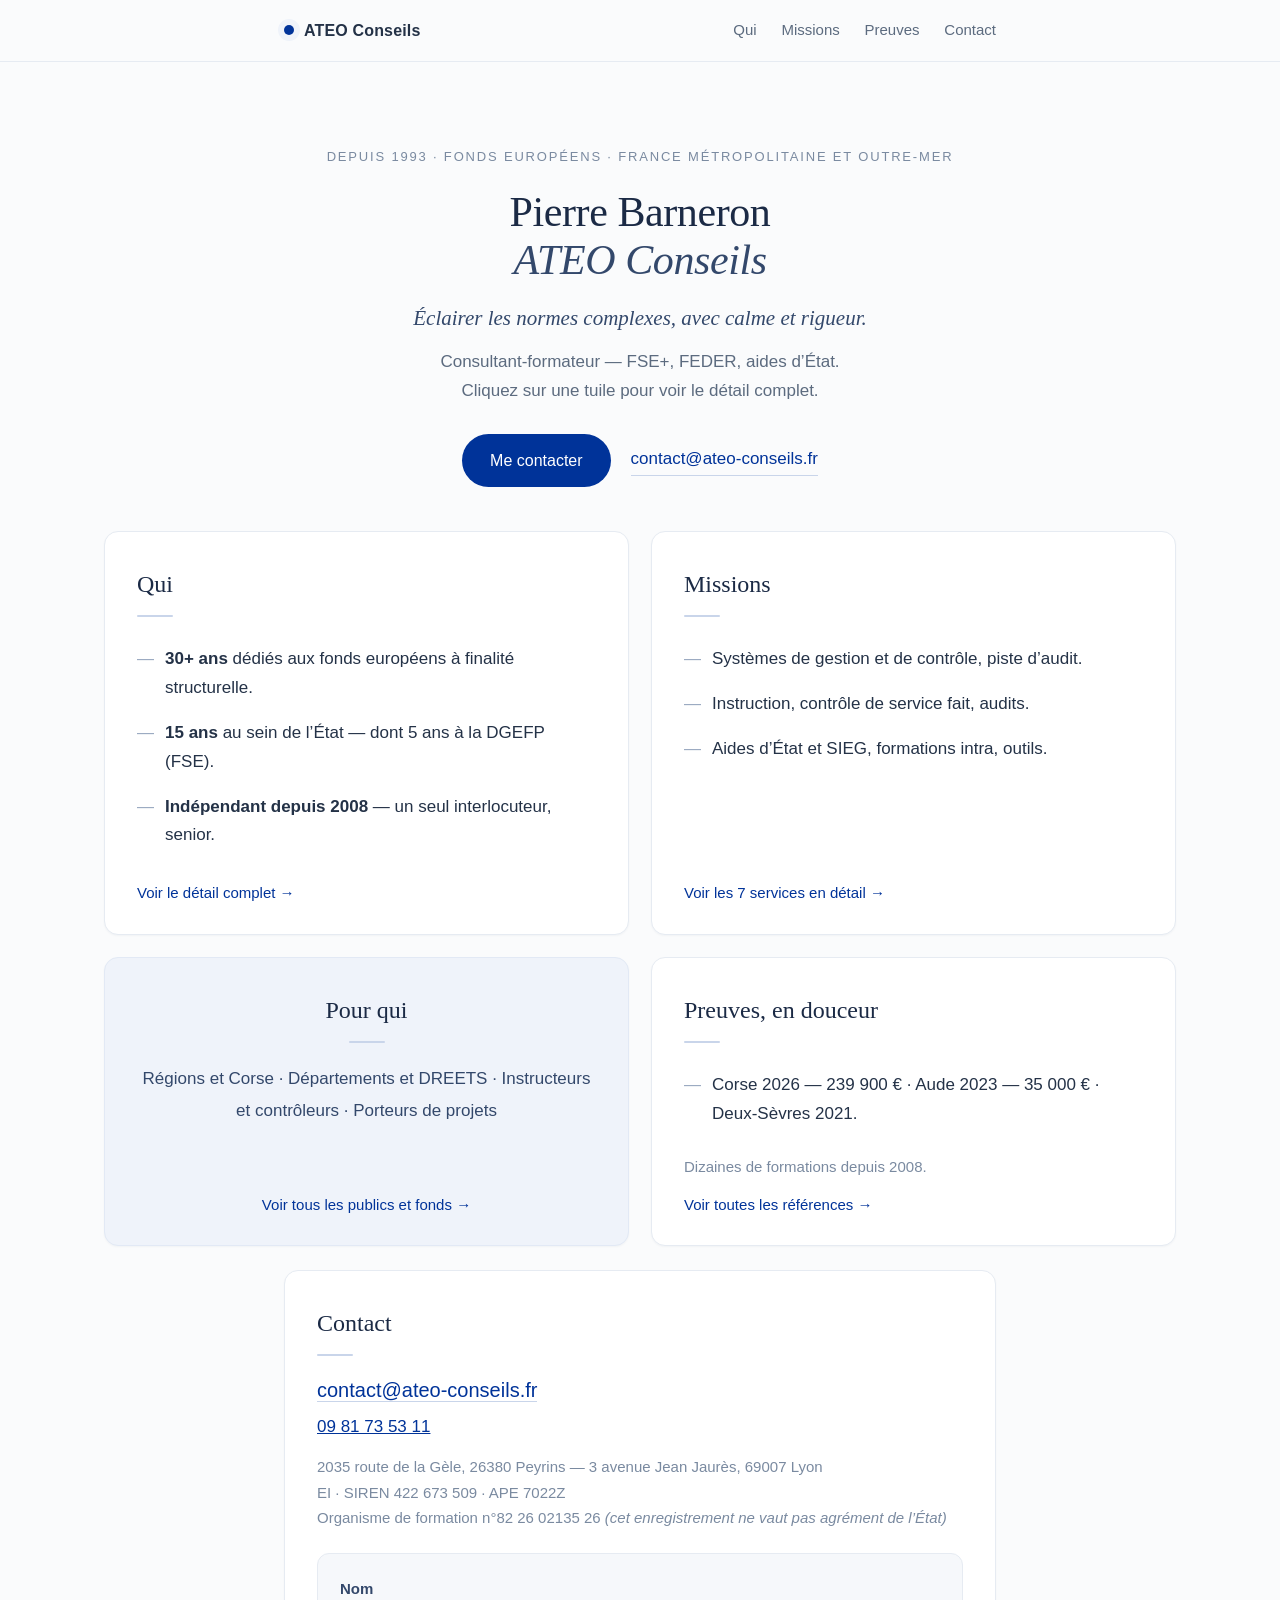
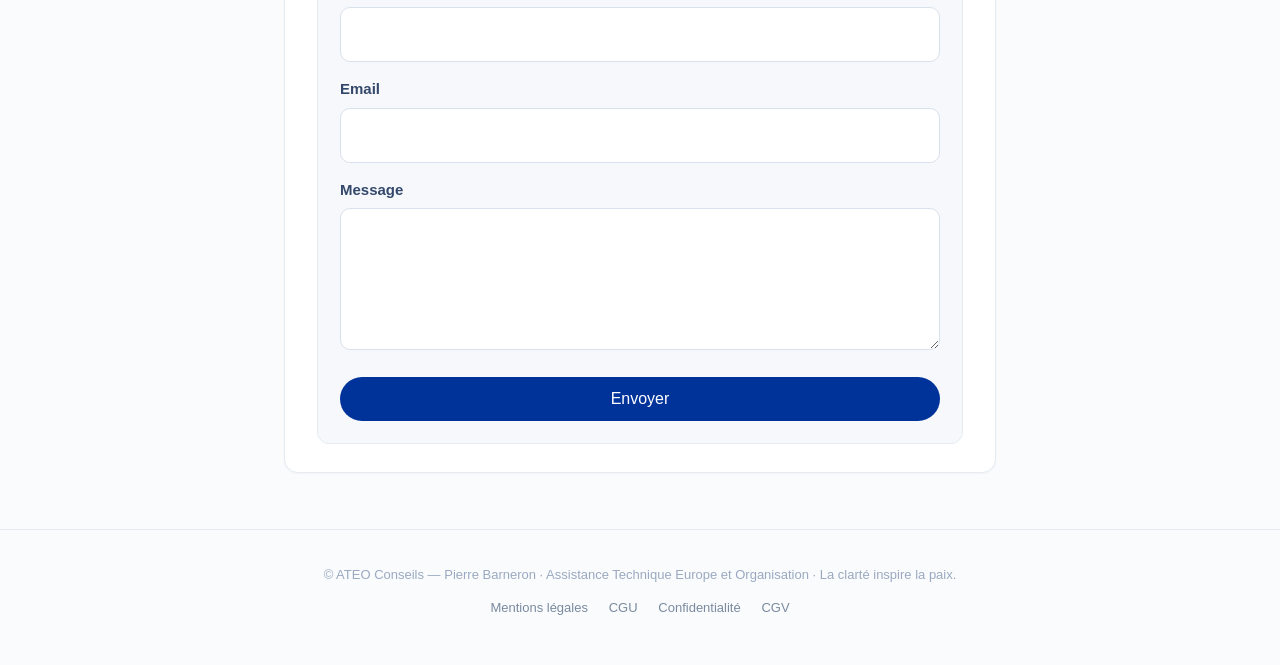
<file: index.html>
<!DOCTYPE html>
<html lang="fr">
<head>
  <meta charset="UTF-8">
  <meta name="viewport" content="width=device-width, initial-scale=1.0">
  <title>Pierre Barneron — ATEO Conseils, fonds européens</title>
  <meta name="description" content="ATEO Conseils — Pierre Barneron, consultant-formateur fonds européens depuis 1993. FSE+, FEDER, aides d'État. Cliquez sur chaque tuile pour le détail complet.">
  <meta name="theme-color" content="#FAFBFC">
  <link rel="icon" href="data:image/svg+xml,%3Csvg xmlns='http://www.w3.org/2000/svg' viewBox='0 0 32 32'%3E%3Ccircle cx='16' cy='16' r='16' fill='%23EFF3FA'/%3E%3Ccircle cx='16' cy='16' r='6' fill='%23003399'/%3E%3C/svg%3E">
  <link rel="stylesheet" href="style.css">
</head>
<body>
  <header class="top">
    <div class="wrap top-inner">
      <a class="logo" href="#top"><span class="dot" aria-hidden="true"></span>ATEO Conseils</a>
      <nav aria-label="Navigation principale">
        <a href="#qui">Qui</a>
        <a href="#missions">Missions</a>
        <a href="#preuves">Preuves</a>
        <a href="#contact">Contact</a>
      </nav>
    </div>
  </header>

  <main id="top">
    <div class="wrap">
    <section class="hero">
      <p class="eyebrow">Depuis 1993 · Fonds européens · France métropolitaine et outre-mer</p>
      <h1>Pierre Barneron<br><span>ATEO Conseils</span></h1>
      <p class="baseline">Éclairer les normes complexes, avec calme et rigueur.</p>
      <p class="sub">Consultant-formateur — FSE+, FEDER, aides d’État.<br>Cliquez sur une tuile pour voir le détail complet.</p>
      <div class="actions">
        <a class="btn" href="#contact">Me contacter</a>
        <a class="mail" href="mailto:contact@ateo-conseils.fr">contact@ateo-conseils.fr</a>
      </div>
    </section>
    </div>

    <div class="wrap wide">
    <div class="tiles">
    <section id="qui" class="card tile" data-open="dlg-qui" tabindex="0" role="button" aria-haspopup="dialog" aria-label="Qui — voir le détail complet">
      <h2>Qui</h2>
      <ul class="calm">
        <li><strong>30+ ans</strong> dédiés aux fonds européens à finalité structurelle.</li>
        <li><strong>15 ans</strong> au sein de l’État — dont 5 ans à la DGEFP (FSE).</li>
        <li><strong>Indépendant depuis 2008</strong> — un seul interlocuteur, senior.</li>
      </ul>
      <p class="more">Voir le détail complet →</p>
    </section>

    <section id="missions" class="card tile" data-open="dlg-missions" tabindex="0" role="button" aria-haspopup="dialog" aria-label="Missions — voir le détail complet">
      <h2>Missions</h2>
      <ul class="calm">
        <li>Systèmes de gestion et de contrôle, piste d’audit.</li>
        <li>Instruction, contrôle de service fait, audits.</li>
        <li>Aides d’État et SIEG, formations intra, outils.</li>
      </ul>
      <p class="more">Voir les 7 services en détail →</p>
    </section>

    <section id="pour-qui" class="card soft tile" data-open="dlg-pourqui" tabindex="0" role="button" aria-haspopup="dialog" aria-label="Pour qui — voir le détail complet">
      <h2>Pour qui</h2>
      <p class="simple">Régions et Corse · Départements et DREETS · Instructeurs et contrôleurs · Porteurs de projets</p>
      <p class="more">Voir tous les publics et fonds →</p>
    </section>

    <section id="preuves" class="card tile" data-open="dlg-preuves" tabindex="0" role="button" aria-haspopup="dialog" aria-label="Preuves — voir le détail complet">
      <h2>Preuves, en douceur</h2>
      <ul class="calm">
        <li>Corse 2026 — 239&nbsp;900&nbsp;€ · Aude 2023 — 35&nbsp;000&nbsp;€ · Deux-Sèvres 2021.</li>
      </ul>
      <p class="detail">Dizaines de formations depuis 2008.</p>
      <p class="more">Voir toutes les références →</p>
    </section>
    </div>
    </div>

    <div class="wrap">
    <section id="contact" class="card contact">
      <h2>Contact</h2>
      <p class="contact-lines">
        <a class="big" href="mailto:contact@ateo-conseils.fr">contact@ateo-conseils.fr</a><br>
        <a href="tel:+33981735311">09 81 73 53 11</a>
      </p>
      <p class="detail">2035 route de la Gèle, 26380 Peyrins — 3 avenue Jean Jaurès, 69007 Lyon<br>
      EI · SIREN 422 673 509 · APE 7022Z<br>
      Organisme de formation n°82 26 02135 26 <em>(cet enregistrement ne vaut pas agrément de l’État)</em></p>

      <form id="contact-form" method="post" action="mailto:contact@ateo-conseils.fr" enctype="text/plain">
        <label for="nom">Nom</label>
        <input id="nom" name="nom" type="text" required autocomplete="name">
        <label for="email">Email</label>
        <input id="email" name="email" type="email" required autocomplete="email">
        <label for="message">Message</label>
        <textarea id="message" name="message" rows="4" required></textarea>
        <button class="btn" type="submit">Envoyer</button>
      </form>
    </section>
    </div>
  </main>

  <dialog id="dlg-qui" class="modal" aria-labelledby="dlg-qui-t">
    <div class="modal-inner">
      <button class="close" data-close aria-label="Fermer">×</button>
      <h2 id="dlg-qui-t">Qui — Pierre Barneron</h2>
      <p>Maîtrise d’économie des entreprises, 3ᵉ cycle en développement local. Exclusivement fonds européens depuis 1993.</p>
      <h3>Parcours</h3>
      <ul>
        <li><strong>1995-2000 :</strong> services déconcentrés agriculture (DAF/DDAF), dont DAF Guadeloupe — responsable Mission suivi programmes contractuels, conseiller et formateur.</li>
        <li><strong>2000-2002 :</strong> MAPROC Montpellier — consultant-formateur programmes communautaires.</li>
        <li><strong>2003-2004 :</strong> DGEFP, chargé de mission Qualité méthodes FSE.</li>
        <li><strong>2004-2008 :</strong> DGEFP, responsable service Appui aux systèmes de gestion du FSE / Mission Méthodes, contrôles et finances.</li>
        <li><strong>Depuis 2008 :</strong> ATEO Conseils (Assistance Technique Europe et Organisation), EI — SIREN 422 673 509.</li>
      </ul>
      <h3>Fonctions occupées</h3>
      <p>Montage de projets, instruction, animation de comités techniques et de programmation, contrôle de service fait, contrôle 2nd niveau, contrôle qualité gestion, gestion budgétaire et financière, formation, responsable service gestion et service appui méthodologique.</p>
      <h3>Fonds et programmations</h3>
      <p>FSE→FSE+, FEDER, IFOP→FEAMP, FEOGA-O→FEADER. Objectifs 1, 2, 3, 5b, puis convergence, compétitivité régionale et emploi, Investissement pour la Croissance et l’Emploi, 2021-2027.</p>
    </div>
  </dialog>

  <dialog id="dlg-missions" class="modal" aria-labelledby="dlg-missions-t">
    <div class="modal-inner">
      <button class="close" data-close aria-label="Fermer">×</button>
      <h2 id="dlg-missions-t">Missions — les 7 services</h2>
      <ol>
        <li>Définition, mise en place et maintenance de systèmes de gestion et de contrôle.</li>
        <li>Audits, contrôles d’opérations, contrôles qualité — diagnostic et piste d’audit.</li>
        <li>Appui au montage de projets, instruction, contrôles de 1er niveau.</li>
        <li>Appui technique, formation, assistance bénéficiaires / gestionnaires / contrôleurs.</li>
        <li>Gestion financière de programmes et projets cofinancés.</li>
        <li>Spécifications de systèmes d’information et tableaux de bord d’évaluation.</li>
        <li>Conception d’outils : instructions, guides, documents types.</li>
      </ol>
      <h3>Spécialisation depuis 2002</h3>
      <p>FSE / FSE+, pilotage de systèmes d’autorités de gestion et organismes intermédiaires, aides d’État et SIEG.</p>
      <h3>Principes</h3>
      <p>Rigueur, maîtrise technique, expérience terrain, proximité, sur-mesure, pédagogie et appropriation. Formations intra sur mesure, parfois accompagné d’intervenants extérieurs ponctuels.</p>
    </div>
  </dialog>

  <dialog id="dlg-pourqui" class="modal" aria-labelledby="dlg-pourqui-t">
    <div class="modal-inner">
      <button class="close" data-close aria-label="Fermer">×</button>
      <h2 id="dlg-pourqui-t">Pour qui — publics et fonds</h2>
      <h3>Gestionnaires et contrôleurs</h3>
      <p>Régions autorités de gestion, Collectivité de Corse, DREETS, Départements OI, services instructeurs et contrôleurs. Systèmes de gestion, maintenance, gestion de programme, stratégies d’intervention, évaluation.</p>
      <h3>Dossiers d’aide</h3>
      <p>Instruction technique, administrative et financière, visites sur place, contrôle de service fait, fiabilité des indicateurs.</p>
      <h3>Bénéficiaires</h3>
      <p>Montage et suivi administratif et financier des demandes d’aide et demandes de paiement. Zone : métropole et outre-mer.</p>
      <p class="detail">Vocabulaire : AG, OI, AC, subvention globale, CSF, piste d’audit, SIEG, marchés publics.</p>
    </div>
  </dialog>

  <dialog id="dlg-preuves" class="modal" aria-labelledby="dlg-preuves-t">
    <div class="modal-inner">
      <button class="close" data-close aria-label="Fermer">×</button>
      <h2 id="dlg-preuves-t">Preuves — références et moyens</h2>
      <h3>Marchés publics gagnés</h3>
      <ul>
        <li><strong>Corse, 11/02/2026 :</strong> instruction et contrôle service fait fonds européens — 239 900 €, 1 an, appel d’offres ouvert.</li>
        <li><strong>Aude, 26/09/2023 :</strong> pilotage et gestion FSE+ — 35 000 €, 12 mois.</li>
        <li><strong>Deux-Sèvres, 27/09/2021 :</strong> AMO subvention globale FSE 2022-2027 — 39 999 €.</li>
      </ul>
      <h3>Autres références</h3>
      <p>DREETS Bourgogne-Franche-Comté 2023-2026 (contrôle interne, OI FSE+), Départements OI 2023-2025, Pays-de-la-Loire 2018-2025 (FEDER/FSE/FEADER + aides d’État), Île-de-France 2021-2025, Corse 2019-2026, OI FSE depuis 2008 (instruction, CSF), AG/AC/OI depuis 2013 (piste d’audit, SIEG, marchés publics).</p>
      <h3>Moyens</h3>
      <p>Un consultant senior à temps plein, plateforme collaborative, répertoire cloud de 3000+ références sur la Politique de cohésion. Références complètes sur demande via le formulaire.</p>
    </div>
  </dialog>

  <footer>
    <div class="wrap">
      <p>© ATEO Conseils — Pierre Barneron · Assistance Technique Europe et Organisation · La clarté inspire la paix.</p>
      <nav aria-label="Liens légaux">
        <a href="mentions-legales.html">Mentions légales</a>
        <a href="cgu.html">CGU</a>
        <a href="confidentialite.html">Confidentialité</a>
        <a href="cgv.html">CGV</a>
      </nav>
    </div>
  </footer>

  <script>
    // Tuiles -> modales
    document.querySelectorAll('[data-open]').forEach(function (tile) {
      var dlg = document.getElementById(tile.getAttribute('data-open'));
      if (!dlg) return;
      function open() { if (typeof dlg.showModal === 'function') dlg.showModal(); }
      tile.addEventListener('click', function (e) {
        if (e.target.closest('a')) return;
        open();
      });
      tile.addEventListener('keydown', function (e) {
        if (e.key === 'Enter' || e.key === ' ') { e.preventDefault(); open(); }
      });
      dlg.addEventListener('click', function (e) {
        if (e.target === dlg) dlg.close();
      });
      dlg.querySelectorAll('[data-close]').forEach(function (b) {
        b.addEventListener('click', function () { dlg.close(); });
      });
    });
    // Formulaire mailto
    document.getElementById('contact-form').addEventListener('submit', function (e) {
      var nom = document.getElementById('nom').value.trim();
      var email = document.getElementById('email').value.trim();
      var msg = document.getElementById('message').value.trim();
      if (!nom || !email || !msg) return;
      e.preventDefault();
      var subject = encodeURIComponent('Contact site ATEO — ' + nom);
      var body = encodeURIComponent(msg + '\n\n— ' + nom + ' (' + email + ')');
      window.location.href = 'mailto:contact@ateo-conseils.fr?subject=' + subject + '&body=' + body;
    });
  </script>
</body>
</html>
</file>
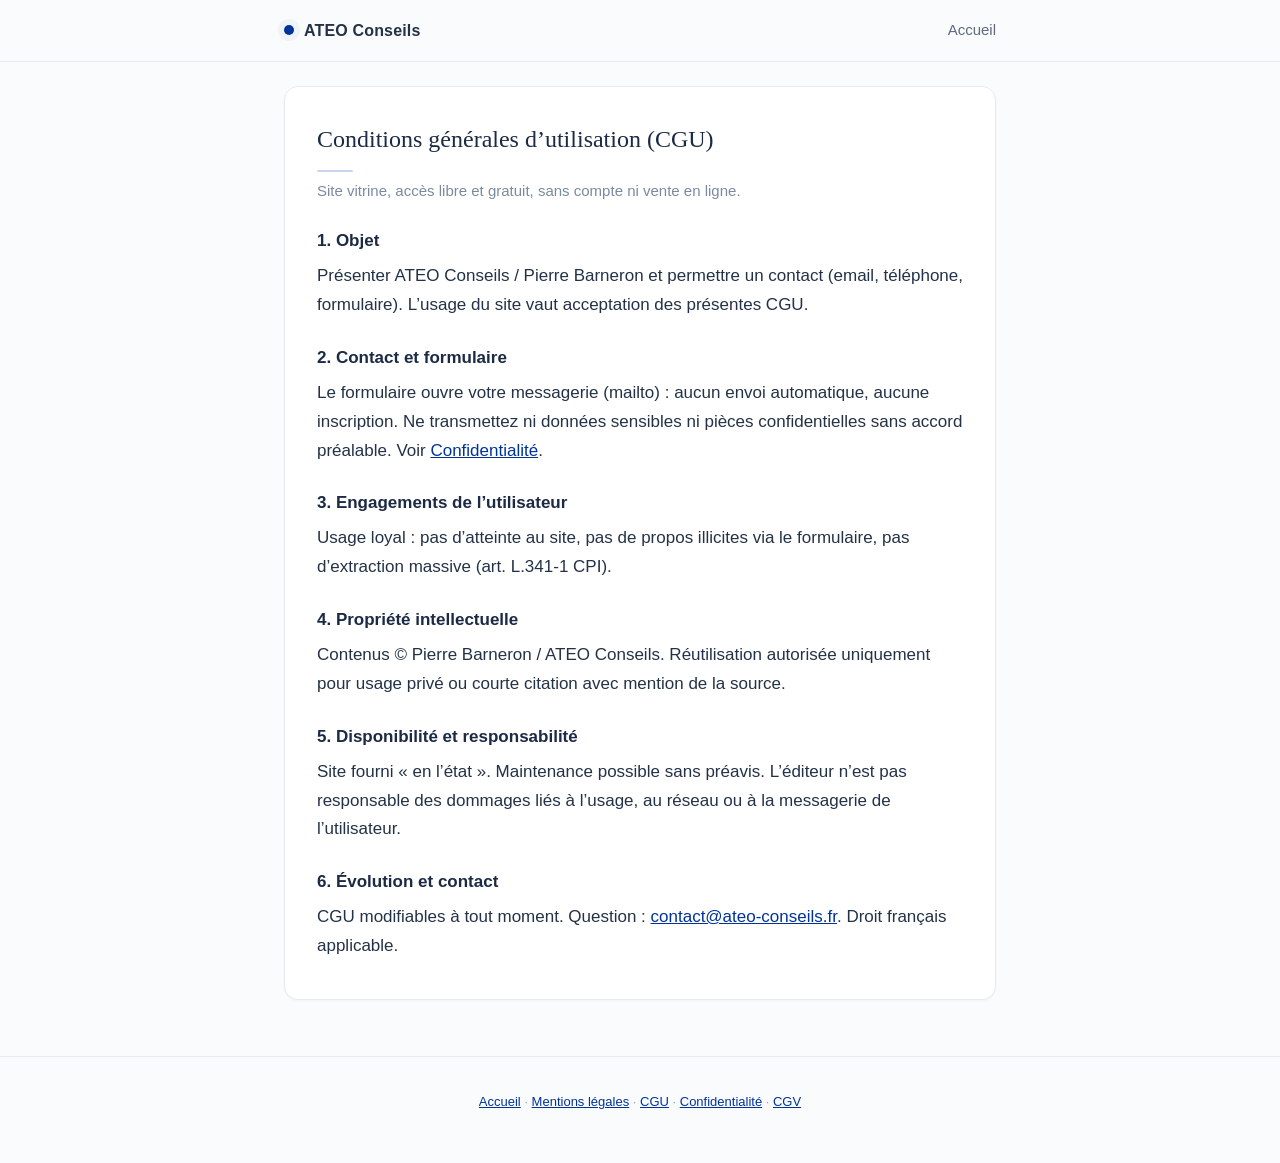
<file: cgu.html>
<!DOCTYPE html>
<html lang="fr">
<head>
  <meta charset="UTF-8">
  <meta name="viewport" content="width=device-width, initial-scale=1.0">
  <title>CGU — ATEO Conseils</title>
  <meta name="description" content="Conditions générales d'utilisation du site ATEO Conseils.">
  <link rel="icon" href="data:image/svg+xml,%3Csvg xmlns='http://www.w3.org/2000/svg' viewBox='0 0 32 32'%3E%3Ccircle cx='16' cy='16' r='16' fill='%23EFF3FA'/%3E%3Ccircle cx='16' cy='16' r='6' fill='%23003399'/%3E%3C/svg%3E">
  <link rel="stylesheet" href="style.css">
</head>
<body>
  <header class="top">
    <div class="wrap top-inner">
      <a class="logo" href="index.html"><span class="dot" aria-hidden="true"></span>ATEO Conseils</a>
      <nav aria-label="Navigation"><a href="index.html">Accueil</a></nav>
    </div>
  </header>
  <main class="wrap">
    <section class="card legal">
      <h2>Conditions générales d’utilisation (CGU)</h2>
      <p class="detail">Site vitrine, accès libre et gratuit, sans compte ni vente en ligne.</p>

      <h3>1. Objet</h3>
      <p>Présenter ATEO Conseils / Pierre Barneron et permettre un contact (email, téléphone, formulaire). L’usage du site vaut acceptation des présentes CGU.</p>

      <h3>2. Contact et formulaire</h3>
      <p>Le formulaire ouvre votre messagerie (mailto) : aucun envoi automatique, aucune inscription. Ne transmettez ni données sensibles ni pièces confidentielles sans accord préalable. Voir <a href="confidentialite.html">Confidentialité</a>.</p>

      <h3>3. Engagements de l’utilisateur</h3>
      <p>Usage loyal : pas d’atteinte au site, pas de propos illicites via le formulaire, pas d’extraction massive (art. L.341-1 CPI).</p>

      <h3>4. Propriété intellectuelle</h3>
      <p>Contenus © Pierre Barneron / ATEO Conseils. Réutilisation autorisée uniquement pour usage privé ou courte citation avec mention de la source.</p>

      <h3>5. Disponibilité et responsabilité</h3>
      <p>Site fourni « en l’état ». Maintenance possible sans préavis. L’éditeur n’est pas responsable des dommages liés à l’usage, au réseau ou à la messagerie de l’utilisateur.</p>

      <h3>6. Évolution et contact</h3>
      <p>CGU modifiables à tout moment. Question : <a href="mailto:contact@ateo-conseils.fr">contact@ateo-conseils.fr</a>. Droit français applicable.</p>
    </section>
  </main>
  <footer><div class="wrap"><p><a href="index.html">Accueil</a> · <a href="mentions-legales.html">Mentions légales</a> · <a href="cgu.html">CGU</a> · <a href="confidentialite.html">Confidentialité</a> · <a href="cgv.html">CGV</a></p></div></footer>
</body>
</html>
</file>
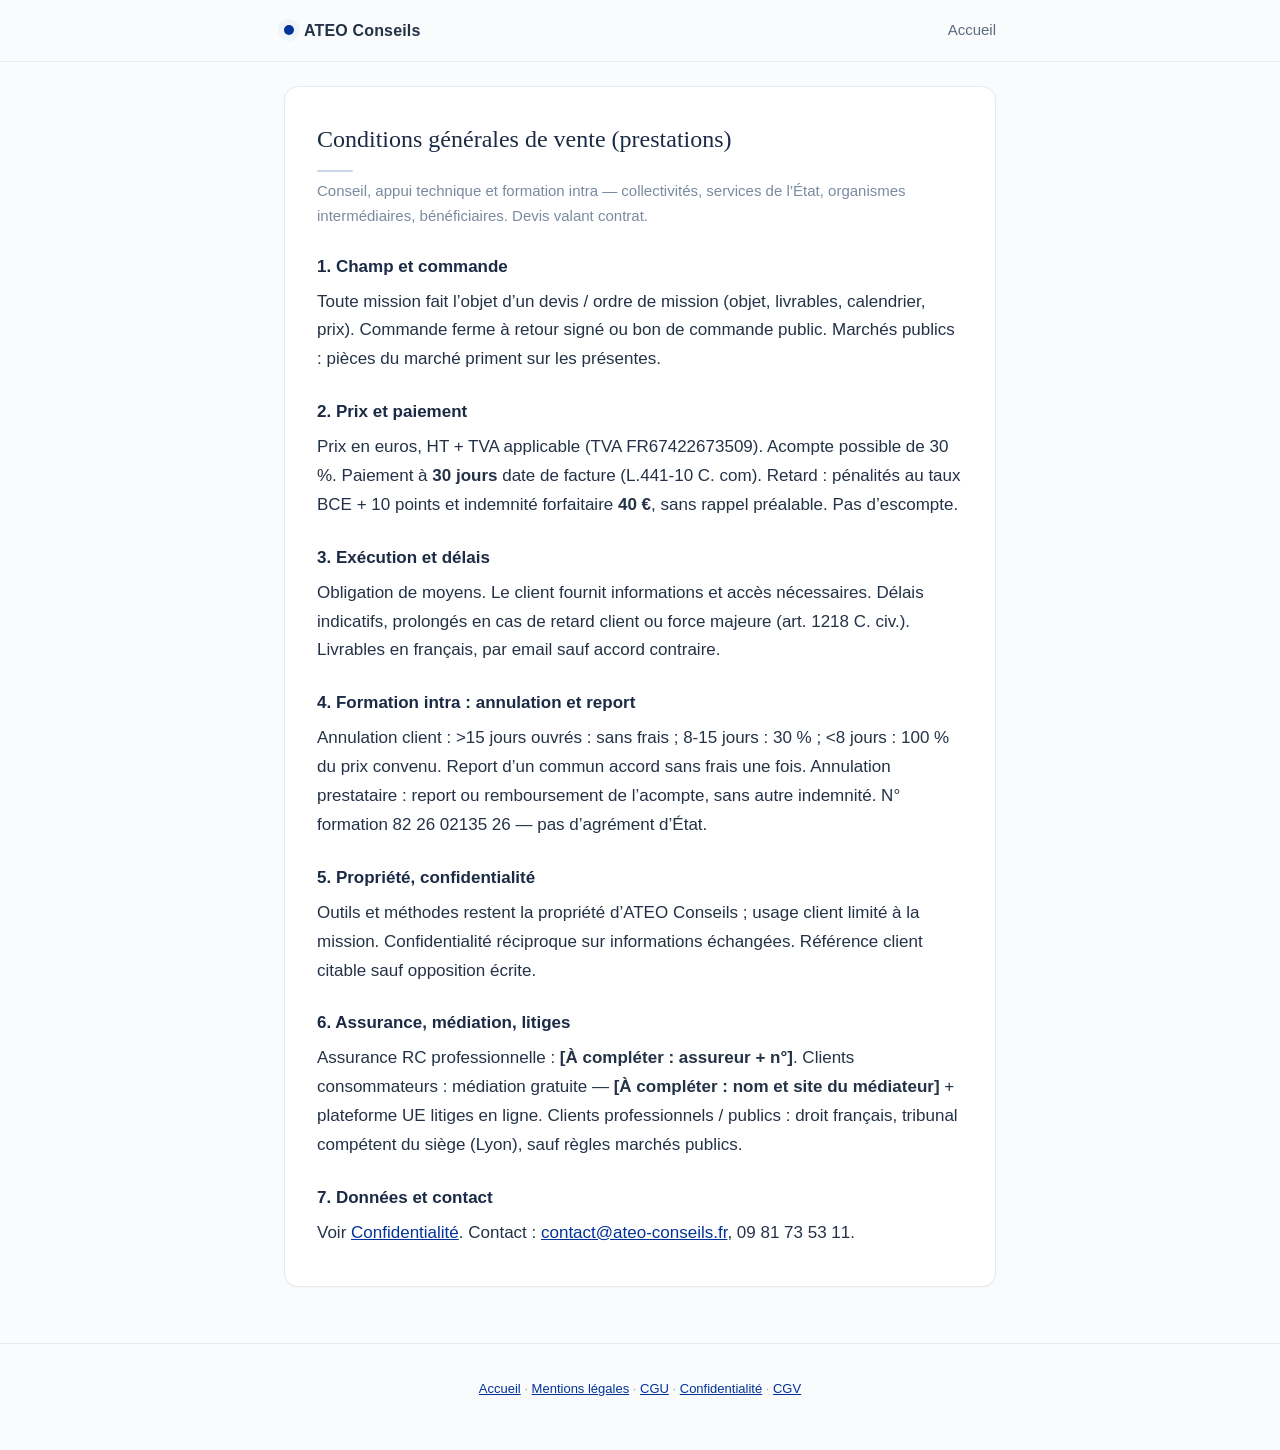
<file: cgv.html>
<!DOCTYPE html>
<html lang="fr">
<head>
  <meta charset="UTF-8">
  <meta name="viewport" content="width=device-width, initial-scale=1.0">
  <title>CGV prestations — ATEO Conseils</title>
  <meta name="description" content="Conditions générales de vente des prestations de conseil, appui technique et formation ATEO Conseils.">
  <link rel="icon" href="data:image/svg+xml,%3Csvg xmlns='http://www.w3.org/2000/svg' viewBox='0 0 32 32'%3E%3Ccircle cx='16' cy='16' r='16' fill='%23EFF3FA'/%3E%3Ccircle cx='16' cy='16' r='6' fill='%23003399'/%3E%3C/svg%3E">
  <link rel="stylesheet" href="style.css">
</head>
<body>
  <header class="top">
    <div class="wrap top-inner">
      <a class="logo" href="index.html"><span class="dot" aria-hidden="true"></span>ATEO Conseils</a>
      <nav aria-label="Navigation"><a href="index.html">Accueil</a></nav>
    </div>
  </header>
  <main class="wrap">
    <section class="card legal">
      <h2>Conditions générales de vente (prestations)</h2>
      <p class="detail">Conseil, appui technique et formation intra — collectivités, services de l’État, organismes intermédiaires, bénéficiaires. Devis valant contrat.</p>

      <h3>1. Champ et commande</h3>
      <p>Toute mission fait l’objet d’un devis / ordre de mission (objet, livrables, calendrier, prix). Commande ferme à retour signé ou bon de commande public. Marchés publics : pièces du marché priment sur les présentes.</p>

      <h3>2. Prix et paiement</h3>
      <p>Prix en euros, HT + TVA applicable (TVA FR67422673509). Acompte possible de 30 %. Paiement à <strong>30 jours</strong> date de facture (L.441-10 C. com). Retard : pénalités au taux BCE + 10 points et indemnité forfaitaire <strong>40 €</strong>, sans rappel préalable. Pas d’escompte.</p>

      <h3>3. Exécution et délais</h3>
      <p>Obligation de moyens. Le client fournit informations et accès nécessaires. Délais indicatifs, prolongés en cas de retard client ou force majeure (art. 1218 C. civ.). Livrables en français, par email sauf accord contraire.</p>

      <h3>4. Formation intra : annulation et report</h3>
      <p>Annulation client : &gt;15 jours ouvrés : sans frais ; 8-15 jours : 30 % ; &lt;8 jours : 100 % du prix convenu. Report d’un commun accord sans frais une fois. Annulation prestataire : report ou remboursement de l’acompte, sans autre indemnité. N° formation 82 26 02135 26 — pas d’agrément d’État.</p>

      <h3>5. Propriété, confidentialité</h3>
      <p>Outils et méthodes restent la propriété d’ATEO Conseils ; usage client limité à la mission. Confidentialité réciproque sur informations échangées. Référence client citable sauf opposition écrite.</p>

      <h3>6. Assurance, médiation, litiges</h3>
      <p>Assurance RC professionnelle : <strong>[À compléter : assureur + n°]</strong>. Clients consommateurs : médiation gratuite — <strong>[À compléter : nom et site du médiateur]</strong> + plateforme UE litiges en ligne. Clients professionnels / publics : droit français, tribunal compétent du siège (Lyon), sauf règles marchés publics.</p>

      <h3>7. Données et contact</h3>
      <p>Voir <a href="confidentialite.html">Confidentialité</a>. Contact : <a href="mailto:contact@ateo-conseils.fr">contact@ateo-conseils.fr</a>, 09 81 73 53 11.</p>
    </section>
  </main>
  <footer><div class="wrap"><p><a href="index.html">Accueil</a> · <a href="mentions-legales.html">Mentions légales</a> · <a href="cgu.html">CGU</a> · <a href="confidentialite.html">Confidentialité</a> · <a href="cgv.html">CGV</a></p></div></footer>
</body>
</html>
</file>
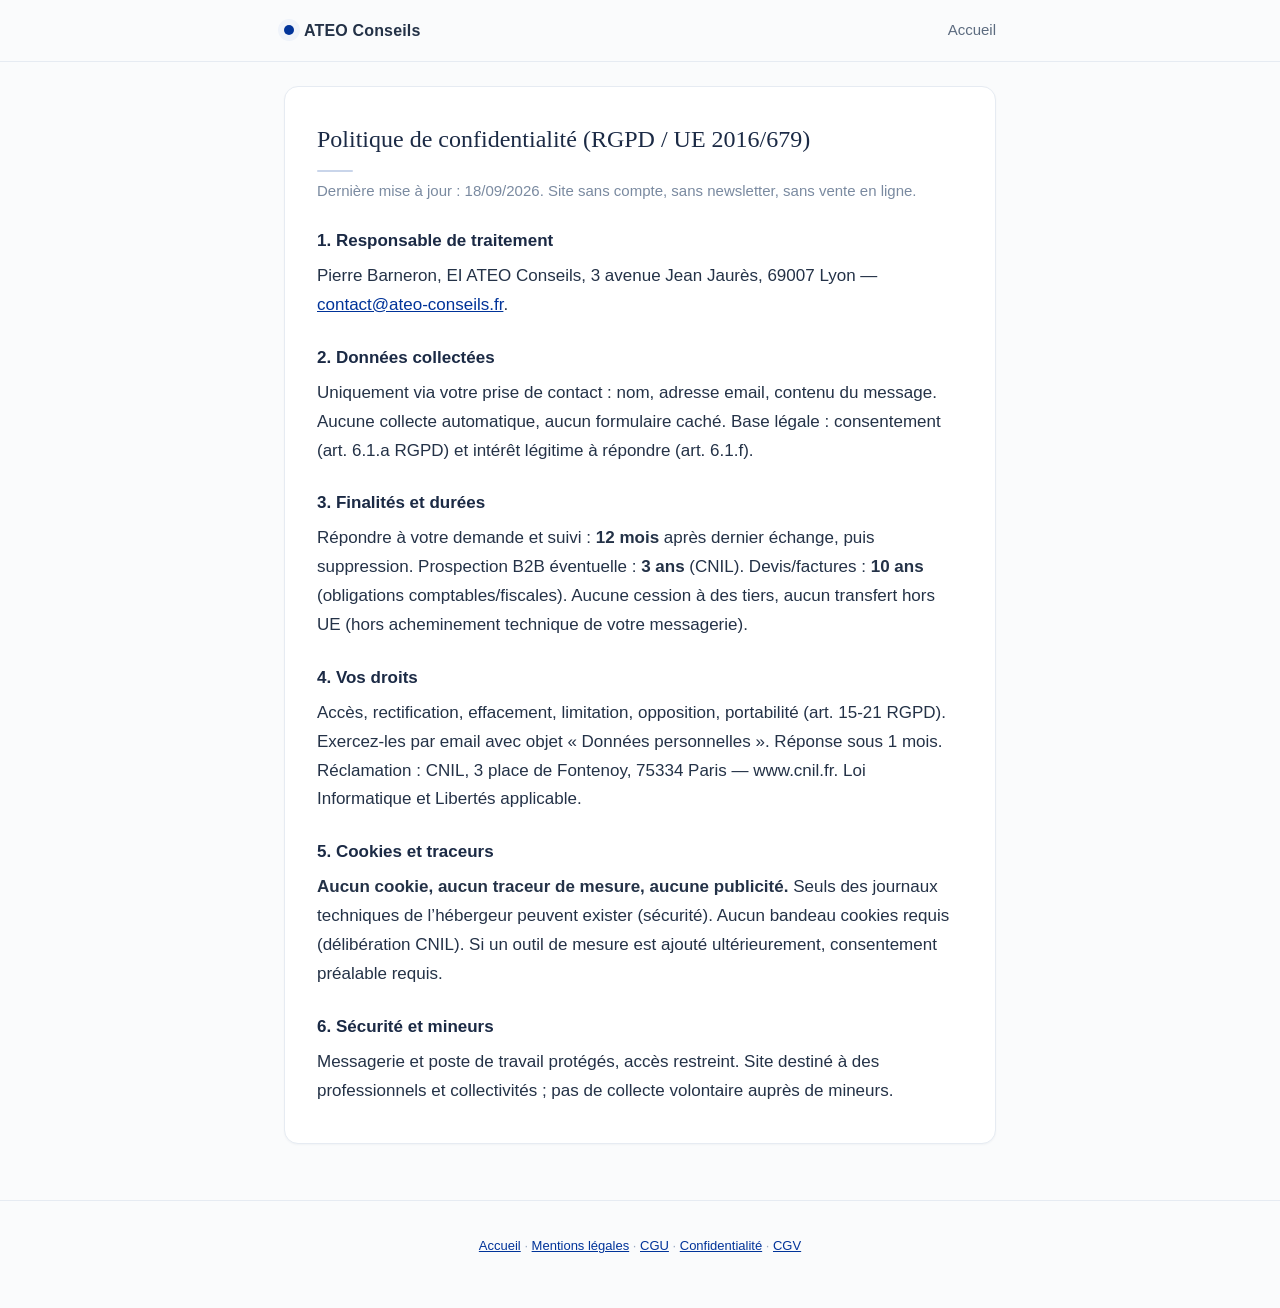
<file: confidentialite.html>
<!DOCTYPE html>
<html lang="fr">
<head>
  <meta charset="UTF-8">
  <meta name="viewport" content="width=device-width, initial-scale=1.0">
  <title>Confidentialité et cookies — ATEO Conseils</title>
  <meta name="description" content="Politique de confidentialité RGPD et cookies du site ATEO Conseils.">
  <link rel="icon" href="data:image/svg+xml,%3Csvg xmlns='http://www.w3.org/2000/svg' viewBox='0 0 32 32'%3E%3Ccircle cx='16' cy='16' r='16' fill='%23EFF3FA'/%3E%3Ccircle cx='16' cy='16' r='6' fill='%23003399'/%3E%3C/svg%3E">
  <link rel="stylesheet" href="style.css">
</head>
<body>
  <header class="top">
    <div class="wrap top-inner">
      <a class="logo" href="index.html"><span class="dot" aria-hidden="true"></span>ATEO Conseils</a>
      <nav aria-label="Navigation"><a href="index.html">Accueil</a></nav>
    </div>
  </header>
  <main class="wrap">
    <section class="card legal">
      <h2>Politique de confidentialité (RGPD / UE 2016/679)</h2>
      <p class="detail">Dernière mise à jour : 18/09/2026. Site sans compte, sans newsletter, sans vente en ligne.</p>

      <h3>1. Responsable de traitement</h3>
      <p>Pierre Barneron, EI ATEO Conseils, 3 avenue Jean Jaurès, 69007 Lyon — <a href="mailto:contact@ateo-conseils.fr">contact@ateo-conseils.fr</a>.</p>

      <h3>2. Données collectées</h3>
      <p>Uniquement via votre prise de contact : nom, adresse email, contenu du message. Aucune collecte automatique, aucun formulaire caché. Base légale : consentement (art. 6.1.a RGPD) et intérêt légitime à répondre (art. 6.1.f).</p>

      <h3>3. Finalités et durées</h3>
      <p>Répondre à votre demande et suivi : <strong>12 mois</strong> après dernier échange, puis suppression. Prospection B2B éventuelle : <strong>3 ans</strong> (CNIL). Devis/factures : <strong>10 ans</strong> (obligations comptables/fiscales). Aucune cession à des tiers, aucun transfert hors UE (hors acheminement technique de votre messagerie).</p>

      <h3>4. Vos droits</h3>
      <p>Accès, rectification, effacement, limitation, opposition, portabilité (art. 15-21 RGPD). Exercez-les par email avec objet « Données personnelles ». Réponse sous 1 mois. Réclamation : CNIL, 3 place de Fontenoy, 75334 Paris — www.cnil.fr. Loi Informatique et Libertés applicable.</p>

      <h3>5. Cookies et traceurs</h3>
      <p><strong>Aucun cookie, aucun traceur de mesure, aucune publicité.</strong> Seuls des journaux techniques de l’hébergeur peuvent exister (sécurité). Aucun bandeau cookies requis (délibération CNIL). Si un outil de mesure est ajouté ultérieurement, consentement préalable requis.</p>

      <h3>6. Sécurité et mineurs</h3>
      <p>Messagerie et poste de travail protégés, accès restreint. Site destiné à des professionnels et collectivités ; pas de collecte volontaire auprès de mineurs.</p>
    </section>
  </main>
  <footer><div class="wrap"><p><a href="index.html">Accueil</a> · <a href="mentions-legales.html">Mentions légales</a> · <a href="cgu.html">CGU</a> · <a href="confidentialite.html">Confidentialité</a> · <a href="cgv.html">CGV</a></p></div></footer>
</body>
</html>
</file>
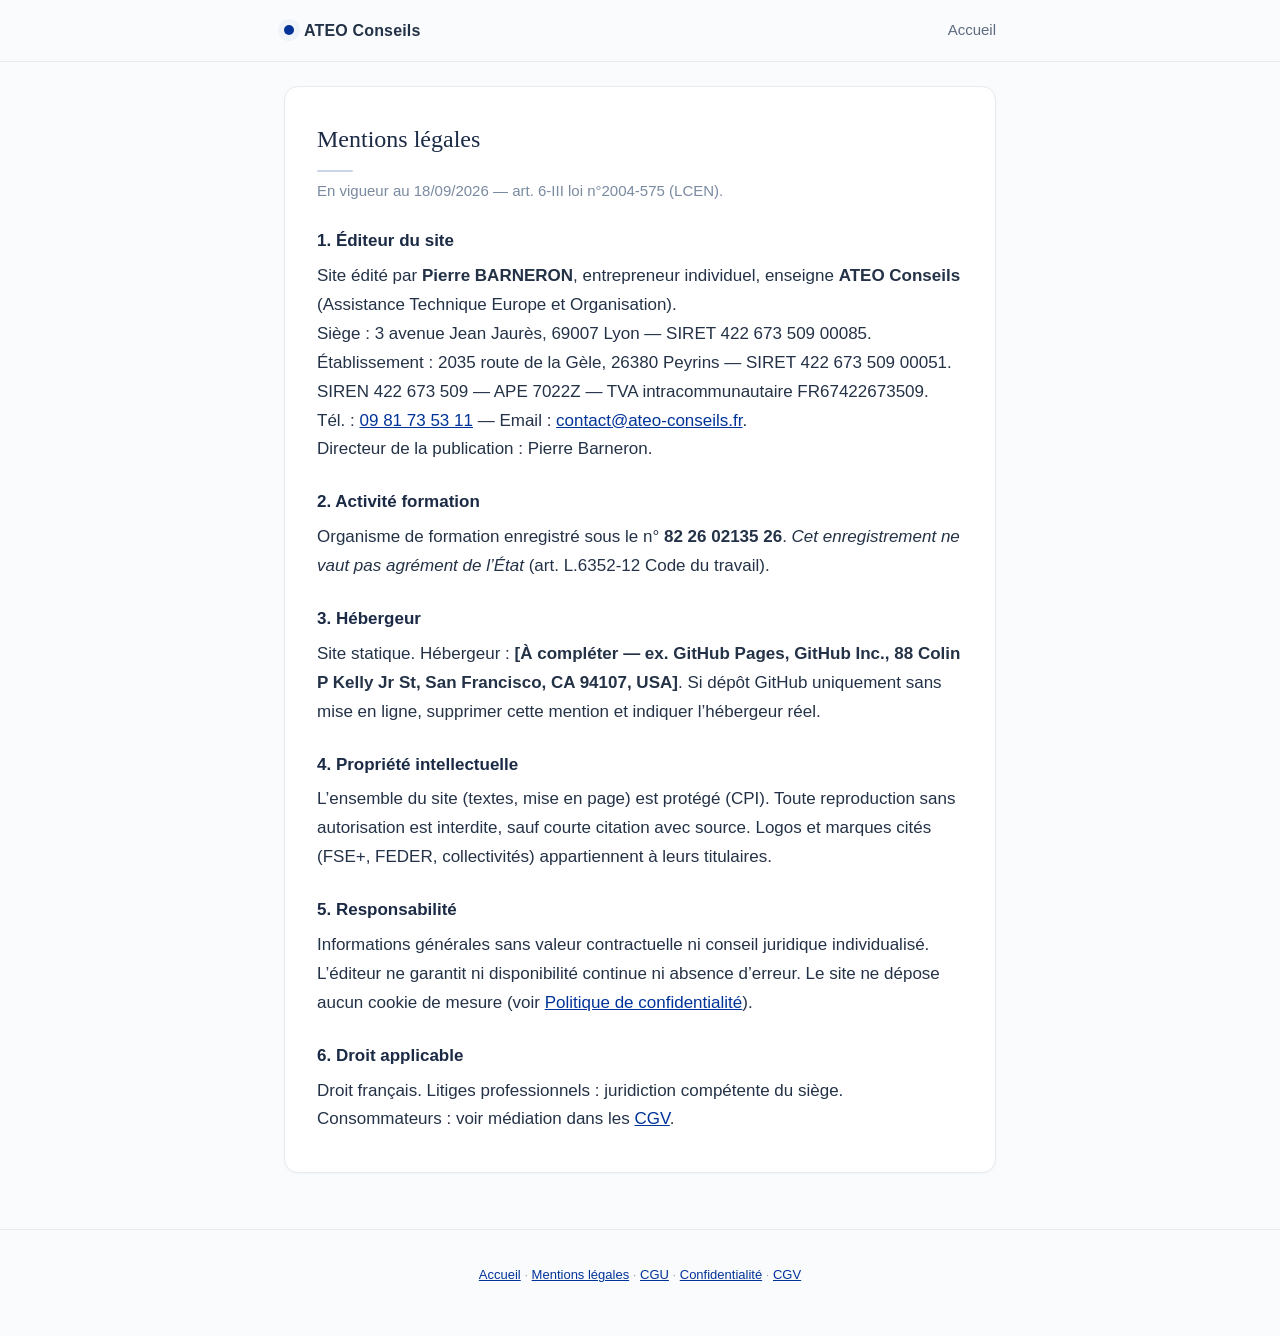
<file: mentions-legales.html>
<!DOCTYPE html>
<html lang="fr">
<head>
  <meta charset="UTF-8">
  <meta name="viewport" content="width=device-width, initial-scale=1.0">
  <title>Mentions légales — ATEO Conseils</title>
  <meta name="description" content="Mentions légales du site ATEO Conseils, Pierre Barneron.">
  <link rel="icon" href="data:image/svg+xml,%3Csvg xmlns='http://www.w3.org/2000/svg' viewBox='0 0 32 32'%3E%3Ccircle cx='16' cy='16' r='16' fill='%23EFF3FA'/%3E%3Ccircle cx='16' cy='16' r='6' fill='%23003399'/%3E%3C/svg%3E">
  <link rel="stylesheet" href="style.css">
</head>
<body>
  <header class="top">
    <div class="wrap top-inner">
      <a class="logo" href="index.html"><span class="dot" aria-hidden="true"></span>ATEO Conseils</a>
      <nav aria-label="Navigation"><a href="index.html">Accueil</a></nav>
    </div>
  </header>
  <main class="wrap">
    <section class="card legal">
      <h2>Mentions légales</h2>
      <p class="detail">En vigueur au 18/09/2026 — art. 6-III loi n°2004-575 (LCEN).</p>

      <h3>1. Éditeur du site</h3>
      <p>Site édité par <strong>Pierre BARNERON</strong>, entrepreneur individuel, enseigne <strong>ATEO Conseils</strong> (Assistance Technique Europe et Organisation).<br>
      Siège : 3 avenue Jean Jaurès, 69007 Lyon — SIRET 422 673 509 00085.<br>
      Établissement : 2035 route de la Gèle, 26380 Peyrins — SIRET 422 673 509 00051.<br>
      SIREN 422 673 509 — APE 7022Z — TVA intracommunautaire FR67422673509.<br>
      Tél. : <a href="tel:+33981735311">09 81 73 53 11</a> — Email : <a href="mailto:contact@ateo-conseils.fr">contact@ateo-conseils.fr</a>.<br>
      Directeur de la publication : Pierre Barneron.</p>

      <h3>2. Activité formation</h3>
      <p>Organisme de formation enregistré sous le n° <strong>82 26 02135 26</strong>. <em>Cet enregistrement ne vaut pas agrément de l’État</em> (art. L.6352-12 Code du travail).</p>

      <h3>3. Hébergeur</h3>
      <p>Site statique. Hébergeur : <strong>[À compléter — ex. GitHub Pages, GitHub Inc., 88 Colin P Kelly Jr St, San Francisco, CA 94107, USA]</strong>. Si dépôt GitHub uniquement sans mise en ligne, supprimer cette mention et indiquer l’hébergeur réel.</p>

      <h3>4. Propriété intellectuelle</h3>
      <p>L’ensemble du site (textes, mise en page) est protégé (CPI). Toute reproduction sans autorisation est interdite, sauf courte citation avec source. Logos et marques cités (FSE+, FEDER, collectivités) appartiennent à leurs titulaires.</p>

      <h3>5. Responsabilité</h3>
      <p>Informations générales sans valeur contractuelle ni conseil juridique individualisé. L’éditeur ne garantit ni disponibilité continue ni absence d’erreur. Le site ne dépose aucun cookie de mesure (voir <a href="confidentialite.html">Politique de confidentialité</a>).</p>

      <h3>6. Droit applicable</h3>
      <p>Droit français. Litiges professionnels : juridiction compétente du siège. Consommateurs : voir médiation dans les <a href="cgv.html">CGV</a>.</p>
    </section>
  </main>
  <footer><div class="wrap"><p><a href="index.html">Accueil</a> · <a href="mentions-legales.html">Mentions légales</a> · <a href="cgu.html">CGU</a> · <a href="confidentialite.html">Confidentialité</a> · <a href="cgv.html">CGV</a></p></div></footer>
</body>
</html>
</file>
<file: style.css>
/* ATEO Conseils V2 — simple, beau, paisible */
* { box-sizing: border-box; }
html { -webkit-text-size-adjust: 100%; scroll-behavior: smooth; }
body {
  margin: 0;
  background: #FAFBFC;
  color: #243247;
  font-family: Inter, Public Sans, -apple-system, BlinkMacSystemFont, "Segoe UI", Arial, sans-serif;
  font-size: 17px;
  line-height: 1.7;
}
.wrap { max-width: 760px; margin: 0 auto; padding: 0 24px; }
.wrap.wide { max-width: 1120px; }

/* Grille horizontale des tuiles */
.tiles { display: grid; grid-template-columns: 1fr 1fr; gap: 22px; margin-top: 8px; }
.tiles .card { margin-top: 0; min-height: 250px; display: flex; flex-direction: column; }
.tiles .more { margin-top: auto; padding-top: 12px; }

/* Header discret */
.top {
  background: rgba(250,251,252,.9);
  backdrop-filter: blur(6px);
  border-bottom: 1px solid #E6EBF2;
  position: sticky; top: 0; z-index: 10;
}
.top-inner { display: flex; justify-content: space-between; align-items: center; padding: 16px 24px; }
.logo { font-weight: 600; font-size: 16px; color: #243247; text-decoration: none; display: inline-flex; align-items: center; gap: 10px; letter-spacing: .01em; }
.dot { width: 10px; height: 10px; border-radius: 50%; background: #003399; display: inline-block; box-shadow: 0 0 0 6px #EFF3FA; }
nav a { color: #5C6B7F; text-decoration: none; margin-left: 20px; font-size: 15px; }
nav a:hover, nav a:focus-visible { color: #003399; text-decoration: underline; text-underline-offset: 4px; }

/* Hero apaisé */
.hero { text-align: center; padding: 84px 0 36px; }
.eyebrow {
  font-size: 13px; letter-spacing: .14em; text-transform: uppercase;
  color: #7A8AA0; margin: 0 0 20px;
}
h1 {
  font-family: Georgia, "Source Serif 4", "Times New Roman", serif;
  font-weight: 500; font-size: 42px; line-height: 1.15;
  color: #1B2A45; margin: 0 0 16px; letter-spacing: -0.01em;
}
h1 span { font-style: italic; font-weight: 400; color: #33486B; }
.baseline {
  font-family: Georgia, serif; font-style: italic; font-size: 21px;
  color: #33486B; margin: 0 0 12px;
}
.sub { color: #5C6B7F; margin: 0 0 28px; }
.actions { display: flex; gap: 20px; justify-content: center; align-items: center; flex-wrap: wrap; }
.btn {
  display: inline-block; background: #003399; color: #fff;
  text-decoration: none; border: 0; border-radius: 999px;
  padding: 13px 28px; font-size: 16px; cursor: pointer;
  transition: background .2s ease, transform .2s ease;
}
.btn:hover, .btn:focus-visible { background: #00267A; transform: translateY(-1px); }
.btn:focus-visible, a:focus-visible, input:focus-visible, textarea:focus-visible {
  outline: 2px solid #003399; outline-offset: 3px;
}
.mail { color: #003399; text-decoration: none; border-bottom: 1px solid #C9D5EA; padding-bottom: 1px; }
.mail:hover { border-color: #003399; }
a { color: #003399; }

/* Cartes calmes */
.card {
  background: #fff; border: 1px solid #E6EBF2; border-radius: 14px;
  padding: 32px 32px 28px; margin-top: 24px;
  box-shadow: 0 1px 2px rgba(27,42,69,.04);
}
.card.soft { background: #EFF3FA; border-color: #E2E9F5; text-align: center; }
.card h2 {
  font-family: Georgia, serif; font-weight: 500; font-size: 24px;
  color: #1B2A45; margin: 0 0 6px;
}
.card h2::after {
  content: ""; display: block; width: 36px; height: 2px;
  background: #C9D5EA; border-radius: 2px; margin-top: 10px;
}
.soft h2::after { margin-left: auto; margin-right: auto; }
ul.calm { margin: 14px 0 10px; padding: 0; list-style: none; }
ul.calm li { padding: 8px 0 8px 28px; position: relative; }
ul.calm li::before {
  content: "—"; position: absolute; left: 0; color: #9AA9C1;
}
.detail { color: #7A8AA0; font-size: 15px; margin: 8px 0 0; }
.simple { color: #33486B; margin: 14px 0 0; line-height: 1.9; }

/* Tuiles cliquables */
.tile { cursor: pointer; transition: transform .18s ease, border-color .18s ease, box-shadow .18s ease; }
.tile:hover { transform: translateY(-2px); border-color: #C9D5EA; box-shadow: 0 6px 18px rgba(27,42,69,.07); }
.tile:focus-visible { outline: 2px solid #003399; outline-offset: 3px; }
.more { color: #003399; font-size: 15px; margin: 14px 0 0; }

/* Modales */
.modal { border: 1px solid #E6EBF2; border-radius: 18px; padding: 0; max-width: 960px; width: calc(100% - 48px); color: #243247; }
.modal::backdrop { background: rgba(27,42,69,.45); }
.modal-inner { padding: 48px 52px 40px; max-height: 88vh; overflow: auto; position: relative; }
.modal-inner h2 { font-family: Georgia, serif; font-weight: 500; font-size: 28px; color: #1B2A45; margin: 0 48px 10px 0; }
.modal-inner h3 { font-size: 17px; color: #1B2A45; margin: 24px 0 8px; }
.modal-inner p, .modal-inner li { font-size: 16.5px; }
.modal-inner ul, .modal-inner ol { margin: 8px 0; padding-left: 22px; }
.close {
  position: absolute; top: 14px; right: 14px; width: 36px; height: 36px;
  border-radius: 50%; border: 1px solid #E6EBF2; background: #F6F8FB;
  font-size: 20px; line-height: 1; cursor: pointer; color: #33486B;
}
.close:hover { background: #EFF3FA; }

/* Contact */
.contact { background: #fff; }
.contact-lines { margin: 14px 0 10px; line-height: 2; }
.contact-lines .big { font-size: 20px; text-decoration: none; border-bottom: 1px solid #C9D5EA; }
.contact-lines .big:hover { border-color: #003399; }

form { margin-top: 22px; background: #F6F8FB; border: 1px solid #E6EBF2; padding: 22px; border-radius: 12px; }
label { display: block; font-weight: 600; font-size: 15px; margin: 14px 0 6px; color: #33486B; }
label:first-child { margin-top: 0; }
input, textarea {
  width: 100%; padding: 12px 14px; border: 1px solid #D9E1EC; border-radius: 10px;
  font: inherit; background: #fff; color: #243247;
}
input::placeholder, textarea::placeholder { color: #9AA9C1; }
form .btn { margin-top: 18px; width: 100%; }

/* Légal */
.legal h3 { font-size: 17px; color: #1B2A45; margin: 24px 0 6px; }
.legal p { margin: 0 0 10px; }
.legal a { overflow-wrap: anywhere; }

/* Footer */
footer { margin: 56px 0 0; padding: 28px 0 44px; border-top: 1px solid #E6EBF2; }
footer p { color: #9AA9C1; font-size: 13px; margin: 6px 0; text-align: center; }
footer nav { text-align: center; margin-top: 4px; }
footer nav a { color: #7A8AA0; font-size: 13px; margin: 0 8px; text-decoration: none; }
footer nav a:hover { color: #003399; text-decoration: underline; }

@media (max-width: 820px) {
  .tiles { grid-template-columns: 1fr; }
  .tiles .card { min-height: 0; }
}
@media (max-width: 600px) {
  body { font-size: 16px; }
  h1 { font-size: 32px; }
  .hero { padding: 60px 0 24px; }
  .card { padding: 24px 20px; }
  .modal-inner { padding: 28px 22px; }
  .top-inner { flex-direction: column; gap: 10px; }
  nav a { margin: 0 12px 0 0; }
}
@media print {
  .top nav, .actions, form { display: none; }
  body { background: #fff; }
  .card { box-shadow: none; break-inside: avoid; }
}
</file>
